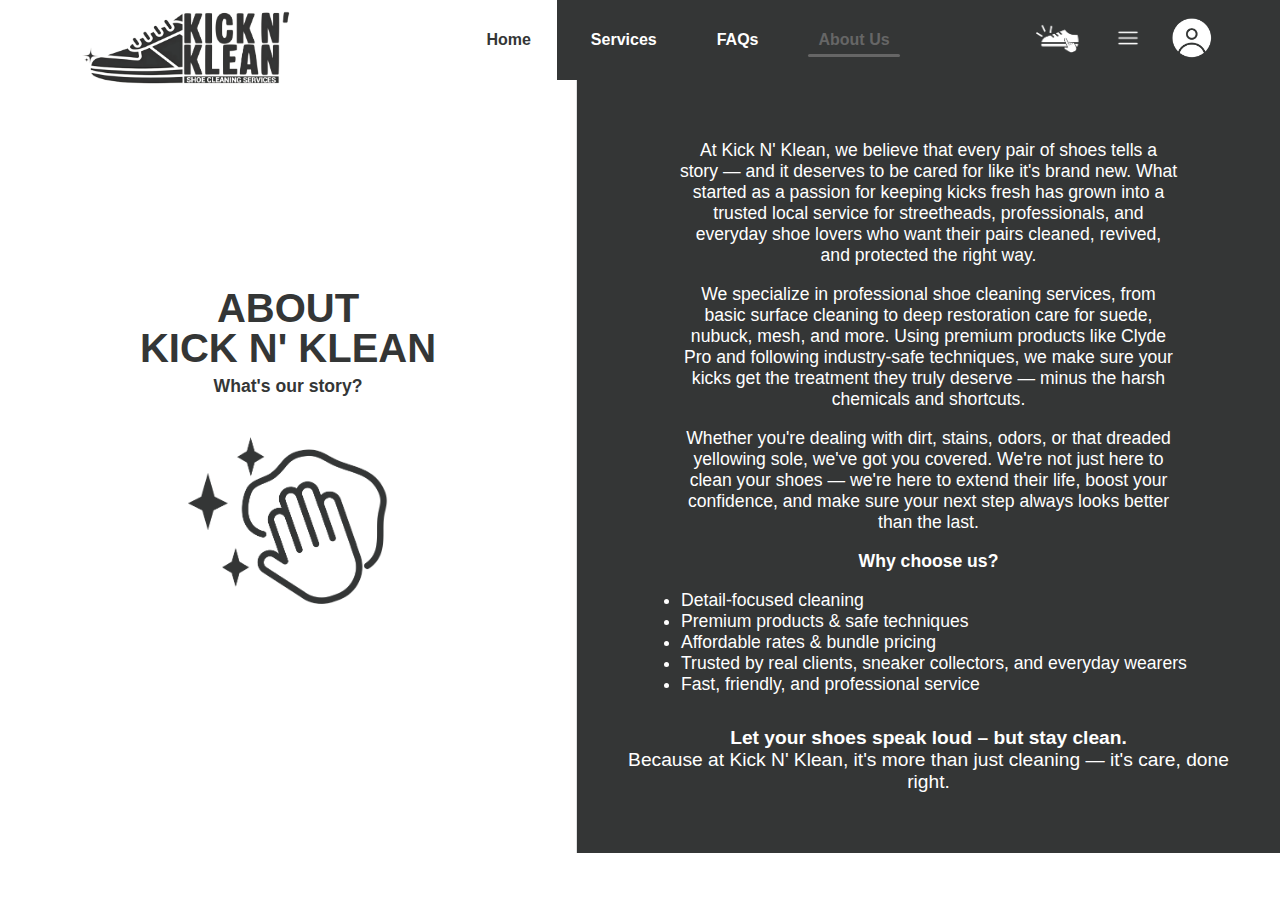
<file: about.html>
<!DOCTYPE html>
<html lang="en">
<head>
  <meta charset="UTF-8" />
  <meta name="viewport" content="width=device-width, initial-scale=1.0" />
  <title>About Us | Kick N' Klean</title>
  <link rel="stylesheet" href="about.css" />
  <link rel="stylesheet" href="Main.css" />
</head>
<body>
  <header>
    <div class="logo">
      <img src="./images/Icon - Final.png" alt="Kick N' Klean Logo" />
    </div>
    <nav>
      <a href="Main.html" class="home-link">Home</a>
      <a href="Services.html" class="services-link">Services</a>
      <a href="faqs.html" class="faqs-link">FAQs</a>
      <a href="about.html" class="about-link active">About Us</a>
    </nav>
    <div class="header-icons">
      <a href="#" class="cart-icon"><img src="./images/cart.png" alt="Cart" /></a>
      <a href="#" class="menu-icon" id="menu-icon"><img src="./images/icon.png" alt="Menu" /></a>
      <a href="#" class="user-icon" id="user-icon"><img src="./images/user.png" alt="User" /></a>
      <span id="user-info" style="margin-left: 8px"></span>
    </div>
  </header>
  <div class="header-spacer"></div>
  <main class="about-main">
    <section class="about-left">
      <h1>ABOUT<br>KICK N' KLEAN</h1>
      <p>What's our story?</p>
      <img src="./images/about-us-icon.png" alt="About Us Icon" class="about-icon" />
    </section>
    <section class="about-right">
      <div class="about-desc">
        <p>At Kick N' Klean, we believe that every pair of shoes tells a story — and it deserves to be cared for like it's brand new. What started as a passion for keeping kicks fresh has grown into a trusted local service for streetheads, professionals, and everyday shoe lovers who want their pairs cleaned, revived, and protected the right way.</p>
        <p>We specialize in professional shoe cleaning services, from basic surface cleaning to deep restoration care for suede, nubuck, mesh, and more. Using premium products like Clyde Pro and following industry-safe techniques, we make sure your kicks get the treatment they truly deserve — minus the harsh chemicals and shortcuts.</p>
        <p>Whether you're dealing with dirt, stains, odors, or that dreaded yellowing sole, we've got you covered. We're not just here to clean your shoes — we're here to extend their life, boost your confidence, and make sure your next step always looks better than the last.</p>
        <p class="why-choose-us"><strong>Why choose us?</strong></p>
        <ul>
          <li>Detail-focused cleaning</li>
          <li>Premium products & safe techniques</li>
          <li>Affordable rates & bundle pricing</li>
          <li>Trusted by real clients, sneaker collectors, and everyday wearers</li>
          <li>Fast, friendly, and professional service</li>
        </ul>
        <div class="about-cta">
          <strong>Let your shoes speak loud – but stay clean.</strong><br>
          <span>Because at Kick N' Klean, it's more than just cleaning — it's care, done right.</span>
        </div>
      </div>
    </section>
  </main>
  </main>

  <!-- User Account Modal -->
  <div id="accountModal" class="modal-overlay" style="display: none">
    <div class="modal-content">
      <button class="modal-close" id="closeAccountModal" aria-label="Close">
        &times;
      </button>
      <h2 class="modal-title">Create account</h2>
      <p class="modal-subtitle">Sign up. Stay fresh. Repeat.</p>
      <button class="modal-btn google-btn" id="google-login-btn">
        <img src="images/google.jfif" alt="Google" class="modal-btn-icon" />
        Sign up with Google
      </button>
      <button class="modal-btn facebook-btn" id="facebook-login-btn">
        <img src="images/fb.png" alt="Facebook" class="modal-btn-icon" />
        Sign up with Facebook
      </button>
      <div class="modal-divider"><span>OR</span></div>
      <form class="modal-form">
        <label for="modal-email" class="modal-label">Email</label>
        <input
          type="email"
          id="modal-email"
          class="modal-input"
          placeholder="Email"
          required
        />
        <label for="modal-password" class="modal-label">Password</label>
        <div class="modal-password-wrapper">
          <input
            type="password"
            id="modal-password"
            class="modal-input"
            placeholder="Password"
            required
          />
          <button
            type="button"
            class="modal-password-toggle"
            tabindex="-1"
            aria-label="Show password"
          >
            &#128065;
          </button>
        </div>
        <button type="submit" class="modal-submit">Create Account</button>
      </form>
      <p class="modal-login-link">
        Already have an account? <a href="#" id="showLoginModal">Log in</a>
      </p>
    </div>
  </div>

  <!-- Login Modal -->
  <div id="loginModal" class="modal-overlay" style="display: none">
    <div class="modal-content login-modal-content">
      <button class="modal-close" id="closeLoginModal" aria-label="Close">
        &times;
      </button>
      <h2 class="modal-title">Log in</h2>
      <form class="modal-form">
        <label for="login-identifier" class="modal-label"
          >Username/Email</label
        >
        <input
          type="text"
          id="login-identifier"
          class="modal-input"
          placeholder="Username or Email"
          required
        />
        <label for="login-password" class="modal-label">Password</label>
        <div class="modal-password-wrapper">
          <input
            type="password"
            id="login-password"
            class="modal-input"
            placeholder="Password"
            required
          />
          <button
            type="button"
            class="modal-password-toggle"
            tabindex="-1"
            aria-label="Show password"
          >
            &#128065;
          </button>
        </div>
        <button type="submit" class="modal-submit">Enter</button>
      </form>
      <p class="modal-login-link">
        Don't have an account? <a href="#" id="showRegisterModal">Register</a>
      </p>
    </div>
  </div>

  <script src="config.js"></script>
  <script src="menu.js"></script>
  <script src="account.js"></script>
  <script>
    // About page fade-in on load
    window.addEventListener('DOMContentLoaded', function() {
      document.querySelectorAll('.about-desc > *').forEach((el, i) => {
        setTimeout(() => el.classList.add('fade-in'), 100 + i * 80);
      });
    });
    // Show username in header if logged in
    function showUserUIOnHeader() {
      const userInfo = document.getElementById('user-info');
      const token = localStorage.getItem('access');
      if (token) {
        fetch('http://127.0.0.1:8000/api/profile/', {
          headers: { 'Authorization': 'Bearer ' + token }
        })
        .then(res => res.json())
        .then(data => {
          userInfo.textContent = `Welcome, ${data.username}`;
        });
      } else {
        userInfo.textContent = '';
      }
    }
    showUserUIOnHeader();
  </script>
</body>
</html>
</file>
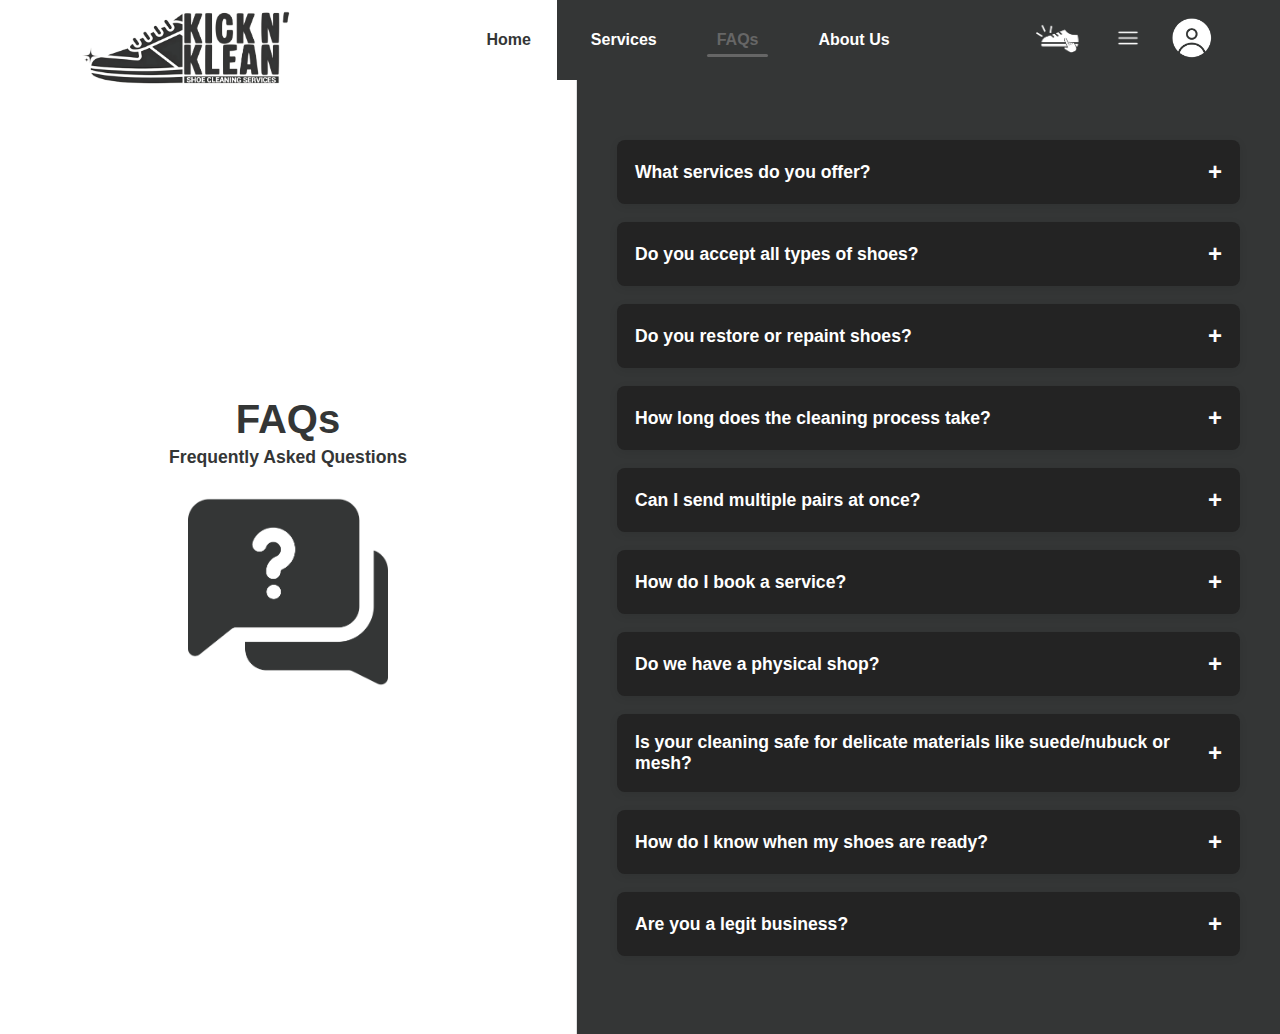
<file: faqs.html>
<!DOCTYPE html>
<html lang="en">
<head>
  <meta charset="UTF-8" />
  <meta name="viewport" content="width=device-width, initial-scale=1.0" />
  <title>FAQs | Kick N' Klean</title>
  <link rel="stylesheet" href="faqs.css" />
  <link rel="stylesheet" href="Main.css" />
</head>
<body>
  <header>
    <div class="logo">
      <img src="./images/Icon - Final.png" alt="Kick N' Klean Logo" />
    </div>
    <nav>
      <a href="Main.html" class="home-link">Home</a>
      <a href="Services.html" class="services-link">Services</a>
      <a href="faqs.html" class="faqs-link active">FAQs</a>
      <a href="about.html" class="about-link">About Us</a>
    </nav>
    <div class="header-icons">
      <a href="#" class="cart-icon"><img src="./images/cart.png" alt="Cart" /></a>
      <a href="#" class="menu-icon" id="menu-icon"><img src="./images/icon.png" alt="Menu" /></a>
      <a href="#" class="user-icon" id="user-icon"><img src="./images/user.png" alt="User" /></a>
      <span id="user-info" style="margin-left: 8px"></span>
    </div>
  </header>
  <div class="header-spacer"></div>
  <main class="faqs-main">
    <section class="faqs-left">
      <h1>FAQs</h1>
      <p>Frequently Asked Questions</p>
      <img src="./images/faqs-icon.png" alt="FAQs Icon" class="faqs-icon" />
    </section>
    <section class="faqs-right">
      <div class="faq-item">
        <div class="faq-question">What services do you offer? <span class="faq-toggle">+</span></div>
        <div class="faq-answer">We offer professional shoe cleaning, restoration, and care for various materials.</div>
      </div>
      <div class="faq-item">
        <div class="faq-question">Do you accept all types of shoes? <span class="faq-toggle">+</span></div>
        <div class="faq-answer">Yes, we accept most types of shoes including sneakers, leather, suede, and more.</div>
      </div>
      <div class="faq-item">
        <div class="faq-question">Do you restore or repaint shoes? <span class="faq-toggle">+</span></div>
        <div class="faq-answer">We offer restoration and repainting for select shoe types. Contact us for details.</div>
      </div>
      <div class="faq-item">
        <div class="faq-question">How long does the cleaning process take? <span class="faq-toggle">+</span></div>
        <div class="faq-answer">Cleaning usually takes 3-5 days depending on the service and shoe condition.</div>
      </div>
      <div class="faq-item">
        <div class="faq-question">Can I send multiple pairs at once? <span class="faq-toggle">+</span></div>
        <div class="faq-answer">Absolutely! You can send as many pairs as you like in one order.</div>
      </div>
      <div class="faq-item">
        <div class="faq-question">How do I book a service? <span class="faq-toggle">+</span></div>
        <div class="faq-answer">You can book a service through our website or by contacting us directly.</div>
      </div>
      <div class="faq-item">
        <div class="faq-question">Do we have a physical shop? <span class="faq-toggle">+</span></div>
        <div class="faq-answer">Yes, visit our contact page for our shop location and hours.</div>
      </div>
      <div class="faq-item">
        <div class="faq-question">Is your cleaning safe for delicate materials like suede/nubuck or mesh? <span class="faq-toggle">+</span></div>
        <div class="faq-answer">Yes, we use safe and specialized techniques for delicate materials.</div>
      </div>
      <div class="faq-item">
        <div class="faq-question">How do I know when my shoes are ready? <span class="faq-toggle">+</span></div>
        <div class="faq-answer">We will notify you via your preferred contact method when your shoes are ready.</div>
      </div>
      <div class="faq-item">
        <div class="faq-question">Are you a legit business? <span class="faq-toggle">+</span></div>
        <div class="faq-answer">Yes, we are a registered and trusted local business.</div>
      </div>
    </section>
  </main>
  <script src="menu.js"></script>
  <script src="account.js"></script>
  <script>
    // FAQ toggle logic
    document.querySelectorAll('.faq-question').forEach(q => {
      q.addEventListener('click', function() {
        const answer = this.nextElementSibling;
        answer.style.display = answer.style.display === 'block' ? 'none' : 'block';
        this.querySelector('.faq-toggle').textContent = answer.style.display === 'block' ? '-' : '+';
      });
    });
    // Show username in header if logged in
    function showUserUIOnHeader() {
      const userInfo = document.getElementById('user-info');
      const token = localStorage.getItem('access');
      if (token) {
        fetch('http://127.0.0.1:8000/api/profile/', {
          headers: { 'Authorization': 'Bearer ' + token }
        })
        .then(res => res.json())
        .then(data => {
          userInfo.textContent = `Welcome, ${data.username}`;
        });
      } else {
        userInfo.textContent = '';
      }
    }
    showUserUIOnHeader();
    // User icon click
    document.getElementById('user-icon').addEventListener('click', function(e) {
      e.preventDefault();
      const token = localStorage.getItem('access');
      if (token) {
        window.location.href = 'profile.html';
      } else {
        document.getElementById('accountModal').style.display = 'flex';
        document.body.classList.add('modal-blur');
        document.documentElement.classList.add('modal-blur');
      }
    });
    // Menu icon click
    document.getElementById('menu-icon').addEventListener('click', function(e) {
      e.preventDefault();
      document.getElementById('sideMenu').classList.toggle('open');
      document.getElementById('sideMenuOverlay').classList.toggle('open');
    });
  </script>
</body>
</html>
</file>
<file: about.css>
body {
  background: #fff;
  margin: 0;
  font-family: 'Poppins', sans-serif;
}
.about-main {
  display: flex;
  align-items: stretch;
}
.about-left {
  flex: none;
  width: 45%;
  max-width: 587px;
  background: #fff;
  display: flex;
  flex-direction: column;
  align-items: center;
  justify-content: center;
  padding: 40px 0;
  border-right: 1px solid #e0e0e0;
}
.about-icon {
  width: 200px;
  margin-bottom: 24px;
}
.about-left h1 {
  font-size: 2.5rem;
  font-weight: 800;
  margin: 0 0 8px 0;
  color: #343636;
  text-align: center;
}
.about-left p {
  font-size: 1.1rem;
  color: #343636;
  font-weight: 600;
  margin: 0 0 24px 0;
  text-align: center;
}
.about-right {
  flex: 2;
  background: #343636;
  color: #fff;
  padding: 60px 40px;
  display: flex;
  flex-direction: column;
  justify-content: flex-start;
}
.about-desc {
  max-width: 700px;
  margin: 0 auto;
}
.about-desc p {
  font-size: 1.1rem;
  color: #fff;
  margin-bottom: 18px;
  font-weight: 400;
}
.about-desc ul {
  margin: 18px 0 24px 24px;
  color: #fff;
  font-size: 1.1rem;
}
.about-cta {
  font-size: 1.2rem;
  color: #fff;
  margin-top: 32px;
  text-align: center;
}
nav a.about-link.active::after {
  content: '';
  display: block;
  width: 100%;
  height: 3px;
  background: #666666;
  border-radius: 2px;
  position: absolute;
  left: 0;
  bottom: -8px;
}
</file>
<file: Main.css>
body, html {
    margin: 0;
    font-family: 'Poppins', sans-serif;
    min-height: 100vh;
    overflow-y: auto;
    padding-bottom: 0;
}
body.modal-blur, html.modal-blur {
    overflow-y: hidden !important;
}

/* Apply blur only to specific elements, not modals */
.modal-blur > header,
.modal-blur > main,
.modal-blur > section,
.modal-blur > footer,
.modal-blur > div:not(.modal-overlay) {
    filter: blur(6px) brightness(0.95);
    transition: filter 0.3s;
    pointer-events: none;
    user-select: none;
}

/* Ensure modals are never blurred and always clickable */
.modal-overlay,
.modal-overlay *,
.modal-content,
.modal-content *,
.modal-close,
.modal-btn,
.modal-input,
.modal-submit,
.modal-form,
.modal-title,
.modal-subtitle,
.modal-login-link {
    filter: none !important;
    pointer-events: auto !important;
}

.modal-overlay.modal-fade-in {
    animation: modalFadeIn 0.45s cubic-bezier(.77,0,.18,1);
    animation-fill-mode: forwards;
}
@keyframes modalFadeIn {
    from { opacity: 0; }
    to { opacity: 1; }
}
.modal-content.modal-fade-in, .login-modal-content.modal-fade-in {
    animation: modalContentFadeIn 0.5s cubic-bezier(.77,0,.18,1);
    animation-fill-mode: forwards;
}
@keyframes modalContentFadeIn {
    from { opacity: 0; transform: scale(0.97) translateY(20px); }
    to { opacity: 1; transform: scale(1) translateY(0); }
}
.header-icons a:focus, .user-icon:focus {
    outline: none !important;
    box-shadow: none !important;
}

header {
    display: flex;
    justify-content: space-between;
    align-items: center;
    padding: 20px 40px;
    background: linear-gradient(to right, #ffffff 43.5%, #343636 30%);
    position: fixed;
    top: 0;
    left: 0;
    z-index: 2000;
    height: 80px;
    width: 100%;
    box-sizing: border-box;
}

header.dimmed::after {
  content: '';
  position: absolute;
  top: 0;
  left: 0;
  width: 100%;
  height: 100%;
  background: rgba(0,0,0,0.35);
  pointer-events: none;
  z-index: 1;
}
header.dimmed {
  position: fixed;
  top: 0;
  z-index: 2000;
}

.logo {
    margin-bottom: 0;
    z-index: 1;
    display: flex;
    align-items: center;
}

.logo img {
  margin-top: 10px;
    height: 290px;
    width: 300px;
    max-width: 100%;
}



nav {
    display: flex;
    gap: 40px;
    font-weight: 600;
    margin-bottom: 0;
    position: static;
    left: unset;
    transform: unset;
}

nav a {
    text-decoration: none;
    color: #ffffff;
    transition: color 0.3s;
    padding: 0 10px;
}

nav a.home-link {
    color: #343636;
    position: relative;
}

nav a.home-link::after {
    content: '';
    display: block;
    width: 100%;
    height: 3px;
    background: #666666;
    border-radius: 2px;
    position: absolute;
    left: 0;
    bottom: -8px;
}

nav a.home-link:hover {
    color: #343636;
}

nav a:hover {
    color: #cccccc;
}

nav a.services-link {
    color: #ffffff;
    position: relative;
}

nav a.faqs-link {
    color: #ffffff;
    position: relative;
}

nav a.about-link {
    color: #ffffff;
    position: relative;
}

nav a.services-link::after {
    content: '';
    display: block;
    width: 100%;
    height: 3px;
    background: #fff;
    border-radius: 2px;
    position: absolute;
    left: 0;
    bottom: -8px;
}

nav a.active {
    color: #666666;
    position: relative;
}
nav a.active::after {
    content: '';
    display: block;
    width: 100%;
    height: 3px;
    background: #666666;
    border-radius: 2px;
    position: absolute;
    left: 0;
    bottom: -8px;
}
/* Remove default underline for home-link and services-link */
nav a.home-link::after,
nav a.services-link::after {
    content: none;
}
/* Only underline the active link, with consistent color */
nav a.home-link.active::after,
nav a.services-link.active::after {
    content: '';
    display: block;
    width: 100%;
    height: 3px;
    background: #666666;
    border-radius: 2px;
    position: absolute;
    left: 0;
    bottom: -8px;
}

.main-content {
    display: flex;
    min-height: 100vh;
    width: 100%;
}

.left-section {
    background-color: #ffffff;
    width: 45.4%;
    padding: 20px 40px;
    display: flex;
    flex-direction: column;
    justify-content: flex-start;
    align-items: center;
    box-sizing: border-box;
    border-bottom: 1px solid #bababa;
}

.right-section {
    background-color: #343636 !important;
    width: 59.2%;
    display: flex;
    justify-content: flex-start;
    align-items: flex-end;
    padding: 0;
    position: relative;
    overflow: hidden;
    border-bottom: 1px solid #bababa;
}

.new-section {
    background-color: #ffffff;
    width: 100%;
    height: 450px;
    padding: 40px;
    box-sizing: border-box;
    border-bottom: 1px solid #bababa;
}

.new-section h1 {
    font-size: 32px;
    font-weight: 800;
    margin-top: 20px;
    margin-bottom: 0;
    color: #343636;
    text-shadow: 3px 3px 6px rgba(0, 0, 0, 0.2);
}

.new-section p {
    font-size: 16px;
    margin-bottom: 0;
    color: #343636;
}

h1 {
    color: #343636;
    font-size: clamp(32px, 5vw, 48px);
    font-weight: 900;
    margin-bottom: 10px;
    margin-top: 100px;
    text-align: center;
    line-height: 1;
}

p {
    color: #343636;
    font-size: clamp(14px, 2vw, 16px);
    margin-bottom: 100px;
    margin-top: 0;
    text-align: center;
    font-weight: 600;
    display: block;
    width: 80%;
    margin-left: auto;
    margin-right: auto;
}

.btn {
    background-color: #343636;
    color: #fff;
    padding: 15px 25px;
    border: none;
    margin-bottom: 15px;
    font-weight: 800;
    cursor: pointer;
    transition: all 0.3s;
    width: 190px;
    text-align: center;
    box-shadow: 0 8px 15px rgba(0, 0, 0, 0.2);
}

.btn:hover {
    background-color: #555;
    box-shadow: 0 16px 20px rgba(0, 0, 0, 0.3);
    transform: translateY(-2px);
}

.socials {
    display: flex;
    gap: -40px;
    margin-top: 40px;
}

.socials a {
    text-decoration: none;
    transition: transform 0.3s;
}

.socials a:hover {
    transform: scale(1.1);
}

.socials img {
  margin-top: 150px;
    width: 96px;
    height: 96px;
    object-fit: contain;
}

.placeholder-image {
    width: 100%;
    height: 100%;
    display: flex;
    justify-content: center;
    align-items: center;
    transition: transform 0.5s ease;
}

.placeholder-image img {
    object-fit: contain;
    width: 1100px;
    height: 1100px;
    transform: translateY(0);
    transition: transform 0.5s ease;
}

.placeholder-image img:hover {
    animation: float 2s ease-in-out infinite;
}

@keyframes float {
  0%   { transform: translateY(0); }
  25%  { transform: translateY(-5%); }
  50%  { transform: translateY(0); }
  75%  { transform: translateY(5%); }
  100% { transform: translateY(0); }
}

.header-icons {
    display: flex;
    gap: 20px;
    align-items: center;
    margin-left: 0;
    padding-right: 0;
}

.header-icons a {
    text-decoration: none;
    transition: transform 0.3s;
}

.header-icons a:hover {
    transform: scale(1.1);
}

.header-icons img {
    width: 48px;
    height: 48px;
    object-fit: contain;
}

.header-icons .user-icon img {
  width: 40px;
  height: 40px;
  object-fit: contain;
}

/* Cart Badge Styling */
.cart-badge {
  position: absolute;
  top: -8px;
  right: -8px;
  background: #fff;
  color: #000;
  border: 2px solid #232323;
  border-radius: 50%;
  width: 20px;
  height: 20px;
  display: flex;
  align-items: center;
  justify-content: center;
  font-size: 0.75rem;
  font-weight: 700;
  font-family: 'Poppins', sans-serif;
  box-shadow: 0 2px 8px rgba(0, 0, 0, 0.15);
  z-index: 10;
  transition: all 0.2s ease;
  line-height: 1;
  text-align: center;
  padding: 0;
  margin: 0;
  box-sizing: border-box;
}

.cart-badge-animate {
  animation: cartBadgePulse 0.3s ease-in-out;
}

@keyframes cartBadgePulse {
  0% { transform: scale(1); }
  50% { transform: scale(1.2); }
  100% { transform: scale(1); }
}

/* Ensure cart icon has relative positioning for badge */
.cart-icon {
  position: relative;
  display: inline-block;
}

.materials-container {
    display: flex;
    justify-content: space-between;
    padding: 0 40px;
    gap: 20px;
    margin-top: 30px;
}

.material-box {
    display: flex;
    flex-direction: column;
    align-items: center;
    gap: 6px;
    min-width: 140px;
    text-align: center;
}

.material-image {
    width: 130px;
    height: 130px;
    border-radius: 12px;
    background-color: #343636;
    border: 1px solid #bababa;
    box-shadow: 0 12px 24px rgba(0, 0, 0, 0.35);
    overflow: hidden;
    display: flex;
    align-items: center;
    justify-content: center;
    transition: transform 0.3s ease, box-shadow 0.3s ease;
}

.material-image img {
    width: 200px;
    height: 250px;
    object-fit: contain;
}

.material-box:hover .material-image {
    transform: scale(1.1);
    box-shadow: 0 16px 32px rgba(0, 0, 0, 0.4);
}

.material-box p {
    font-size: 14px;
    color: #343636;
    font-weight: 600;
    margin: 0;
    white-space: nowrap;
    width: 100%;
}

/* Main Services Section */
.main-services-section {
  width: 100%;
  display: flex;
  flex-direction: column;
  align-items: center;
  margin-top: 0;
  margin-bottom: 0;
}

.main-services-header {
  font-size: 3rem;
  font-weight: 900;
  color: #343636;
  margin-bottom: 60px;
  margin-top: 75px;
  text-align: center;
}

.main-services-boxes {
  display: flex;
  justify-content: center;
  align-items: flex-start;
  gap: 60px;
  width: 100%;
  max-width: 1400px;
  margin: 0 auto;
}

.service-box {
  display: flex;
  flex-direction: column;
  align-items: center;
  background: #343636;
  border-radius: 40px;
  box-shadow: 0 8px 32px rgba(52, 54, 54, 0.15);
  padding: 0;
  min-width: 320px;
  min-height: 340px;
  max-width: 400px;
  width: 100%;
  margin-bottom: 30px;
  overflow: hidden;
  transition: transform 0.4s cubic-bezier(.77,0,.18,1), box-shadow 0.4s cubic-bezier(.77,0,.18,1);
}

.service-box:hover {
  transform: scale(1.08);
  box-shadow: 0 16px 48px rgba(0,0,0,0.22);
}

.service-box-content {
  width: 180px;
  height: 180px;
  background: #343636;
  border-radius: 30px;
  margin-bottom: 30px;
}

.service-img {
  width: 100%;
  height: 100%;
  object-fit: cover;
  border-radius: 40px;
  box-shadow: 0 4px 16px rgba(0,0,0,0.10);
  display: block;
  margin: 0;
  transition: box-shadow 0.4s cubic-bezier(.77,0,.18,1), opacity 0.9s cubic-bezier(.77,0,.18,1);
  opacity: 0;
}

.service-img.fade-in {
  opacity: 1;
}

.service-img:hover {
  transform: scale(1.08);
  box-shadow: 0 8px 32px rgba(0,0,0,0.18);
}

.main-services-descriptions {
  display: grid;
  grid-template-columns: repeat(3, 1fr);
  justify-items: center;
  align-items: start;
  gap: 60px;
  margin-top: 30px;
  width: 100%;
  max-width: 1400px;
  margin-left: auto;
  margin-right: auto;
}

.main-services-descriptions .service-placeholder {
  font-size: 1.3rem;
  color: #343636;
  margin: 0 auto;
  text-align: center;
  font-weight: 600;
  width: 100%;
  max-width: 400px;
}

.choose-care-note {
  font-size: 1.1rem;
  color: #343636;
  text-align: center;
  font-weight: 700;
  margin-top: 100px;
  margin-bottom: 0;
  display: flex;
  align-items: center;
  justify-content: center;
  gap: 10px;
}

.choose-care-note::before,
.choose-care-note::after {
  content: '\2022';
  font-size: 1.5rem;
  color: #343636;
  margin: 0 10px;
}

@media (max-width: 1100px) {
  .main-services-boxes {
    flex-direction: column;
    align-items: center;
    gap: 40px;
  }
  .service-box {
    min-width: 260px;
    max-width: 90vw;
  }
  .main-services-descriptions {
    grid-template-columns: 1fr;
    gap: 30px;
  }
  header {
    flex-direction: column;
    height: auto;
    padding: 20px 10px;
  }
  nav {
    margin-top: 10px;
    margin-bottom: 10px;
    flex-wrap: wrap;
    justify-content: center;
  }
  .header-icons {
    margin-top: 10px;
  }
}

.main-services-bottom-spacer {
  border: none;
  border-bottom: 1px solid #bababa;
  width: 100%;
  max-width: 100%;
  margin: 50px auto 0 auto;
  height: 0;
  background: transparent;
}

.care-guides-section {
  width: 100%;
  margin: 0 auto;
  padding: 60px 0 40px 0;
  background: #fff;
  display: flex;
  flex-direction: column;
  align-items: center;
}

.care-guides-header {
  font-size: 2.8rem;
  font-weight: 700;
  color: #232323;
  text-align: center;
  margin-bottom: 18px;
  margin-top: 0;
  letter-spacing: 1px;
}

.care-guides-subtitle {
  font-size: 1.2rem;
  color: #232323;
  text-align: center;
  margin-bottom: 48px;
  margin-top: 0;
}

.care-guides-cards {
  display: flex;
  justify-content: center;
  align-items: flex-start;
  gap: 60px;
  width: 100%;
  max-width: 1400px;
}

.care-guide-card {
  background: #fff;
  border-radius: 8px;
  box-shadow: 0 4px 16px rgba(0,0,0,0.12);
  display: flex;
  flex-direction: column;
  align-items: center;
  width: 410px;
  min-height: 500px;
  padding: 0 0 38px 0;
  transition: box-shadow 0.2s;
}

.care-guide-card:hover {
  box-shadow: 0 8px 32px rgba(0,0,0,0.18);
}

.care-guide-img {
  width: 100%;
  height: 260px;
  object-fit: cover;
  border-radius: 8px 8px 0 0;
  box-shadow: 0 2px 8px rgba(0,0,0,0.08);
}

.care-guide-title {
  font-size: 1.35rem;
  font-weight: 800;
  color: #232323;
  text-align: center;
  margin: 28px 0 18px 0;
  line-height: 1.2;
}

.care-guide-link {
  color: #232323;
  font-size: 1.1rem;
  text-decoration: underline;
  text-align: center;
  margin-top: auto;
  font-weight: 500;
  transition: color 0.2s;
}

.care-guide-link:hover {
  color: #343636;
}

@media (max-width: 1100px) {
  .care-guides-cards {
    flex-direction: column;
    align-items: center;
    gap: 40px;
  }
  .care-guide-card {
    width: 90vw;
    min-width: unset;
  }
}

.footer-section {
  width: 100%;
  background: #393b3a;
  padding: 12px 0 0 0;
  color: #fff;
  border-top: 1px solid #444;
  font-family: 'Poppins', sans-serif;
}

.footer-main {
  display: flex;
  justify-content: space-between;
  align-items: flex-start;
  max-width: 1400px;
  margin: 0 auto;
  padding: 0 40px 0 24px;
  gap: 40px;
}

.footer-col {
  display: flex;
  flex-direction: column;
  flex: 1 1 0;
}

.footer-col-left {
  align-items: flex-start;
}

.footer-logo-menu-row {
  display: flex;
  flex-direction: row;
  align-items: flex-start;
  gap: 24px;
  margin-bottom: 10px;
}

.footer-logo {
  display: block;
  max-width: 280px;
  max-height: 440px;
  width: 100%;
  height: auto;
  margin-bottom: 0;
  object-fit: contain;
  margin-top: -35px;
}

.footer-menu {
  margin-top: 60px;
  display: flex;
  flex-direction: column;
  align-items: flex-start;
}

.footer-socials {
  display: flex;
  justify-content: flex-start;
  align-items: center;
  gap: 12px;
  margin-bottom: 14px;
  margin-top: -65px;
  margin-left: 51px;
}

.footer-socials img {
  width: 35px;
  height: 35px;
  object-fit: contain;
  background: none;
  border-radius: 0;
  padding: 0;
  transition: transform 0.2s;
}

.footer-socials a:hover img {
  transform: scale(1.12);
}

.footer-menu-title {
  font-weight: 700;
  font-size: 1.1rem;
  margin-bottom: 4px;
  letter-spacing: 0.5px;
}

.footer-menu-link {
  display: block;
  color: #fff;
  font-size: 1rem;
  font-weight: 500;
  text-decoration: none;
  margin-bottom: 0;
  letter-spacing: 0.5px;
  transition: color 0.2s;
}

.footer-menu-link:hover {
  color: #bdbdbd;
}

.footer-col-center {
  align-items: flex-start;
  max-width: 400px;
  margin-top: 60px;
}

.footer-news-title {
  font-weight: 700;
  font-size: 1.1rem;
  margin-bottom: 4px;
  letter-spacing: 0.5px;
  margin-top: 0;
}

.footer-news-desc {
  font-size: 1rem;
  margin-bottom: 8px;
  color: #e0e0e0;
  font-weight: 400;
}

.footer-news-form {
  display: flex;
  align-items: center;
  width: 100%;
  background: transparent;
  border: 1.5px solid #e0e0e0;
  border-radius: 2px;
  padding: 0 0 0 0;
  height: 36px;
}

.footer-news-icon {
  display: flex;
  align-items: center;
  justify-content: center;
  height: 36px;
  padding: 0 12px 0 0;
}

.footer-news-icon img {
  width: 44px;
  height: 44px;
  object-fit: contain;
  background: none;
  border-radius: 0;
  padding: 0;
  filter: invert(1);
  margin-top: -4px;
  margin-bottom: -4px;
}

.footer-news-form input[type="email"] {
  flex: 1;
  height: 36px;
  border: none;
  outline: none;
  background: transparent;
  color: #fff;
  font-size: 1rem;
  font-family: 'Poppins', sans-serif;
  padding: 0 10px 0 0;
  line-height: 36px;
}

.footer-news-form input[type="email"]::placeholder {
  color: #e0e0e0;
  opacity: 1;
}

.footer-col-right {
  align-items: flex-start;
  max-width: 340px;
  margin-top: 60px;
}

.footer-contact-title {
  font-weight: 700;
  font-size: 1.1rem;
  margin-bottom: 4px;
  letter-spacing: 0.5px;
  margin-top: 0;
}

.footer-contact-desc {
  font-size: 1rem;
  color: #e0e0e0;
  font-weight: 400;
  white-space: normal;
  word-break: normal;
}

.footer-contact-email {
  font-weight: 700;
  color: #fff;
  white-space: nowrap;
  overflow-wrap: normal;
  max-width: 100%;
}

.footer-copy {
  width: 100%;
  text-align: center;
  color: #e0e0e0;
  font-size: 1rem;
  margin: 18px 0 0 0;
  padding-bottom: 8px;
  letter-spacing: 1px;
}

@media (max-width: 1100px) {
  .footer-main {
    flex-direction: column;
    align-items: center;
    gap: 40px;
    padding: 0 10vw;
  }
  .footer-col {
    width: 100%;
    max-width: 100%;
    align-items: center !important;
    text-align: center;
  }
  .footer-col-left, .footer-col-center, .footer-col-right {
    max-width: 100%;
    min-width: unset;
  }
  .footer-menu, .footer-news-form, .footer-contact-desc {
    justify-content: center;
  }
  .footer-logo-menu-row {
    flex-direction: column;
    align-items: center;
    gap: 10px;
    margin-bottom: 18px;
  }
  .footer-menu {
    align-items: center;
  }
}

.side-menu-overlay {
  position: fixed;
  top: 0;
  left: 0;
  width: 100vw;
  height: 100vh;
  background: rgba(0,0,0,0.35);
  opacity: 0;
  pointer-events: none;
  z-index: 1001;
  transition: opacity 0.3s;
}

.side-menu-overlay.open {
  opacity: 1;
  pointer-events: auto;
}

.side-menu {
  position: fixed;
  top: 0;
  right: 0;
  left: auto;
  width: 340px;
  max-width: 90vw;
  height: 100vh;
  background: rgba(57, 59, 58, 0.7);
  box-shadow: -2px 0 16px rgba(0,0,0,0.18);
  box-sizing: border-box;
  transform: translateX(100%);
  transition: transform 0.35s cubic-bezier(.77,0,.18,1), opacity 0.35s cubic-bezier(.77,0,.18,1);
  z-index: 1002;
  display: flex;
  flex-direction: column;
  padding: 36px 32px 24px 32px;
  padding-left: 36px;
  opacity: 0;
  pointer-events: none;
}

.side-menu.open {
  transform: translateX(0);
  opacity: 1;
  pointer-events: auto;
}

.side-menu-close {
  background: none;
  border: none;
  color: #fff;
  font-size: 2.2rem;
  position: absolute;
  top: 18px;
  right: 24px;
  cursor: pointer;
  z-index: 1003;
  transition: color 0.2s;
}
.side-menu-close:hover {
  color: #bdbdbd;
}

.side-menu-list {
  position: fixed;
  top: 80px;
  left: auto;
  right: 0;
  width: 340px;
  max-width: 90vw;
  background: transparent;
  list-style: none;
  padding: 0;
  margin: 0;
  display: flex;
  flex-direction: column;
}

.side-menu-list li:first-child .side-menu-divider {
  margin-top: 0;
}

.side-menu-list li {
  margin: 0;
  padding: 0;
}
.side-menu-list li:not(:last-child) {
  border-bottom: 1px solid #bababa;
  margin-bottom: 0;
}
.side-menu-list li a {
  color: #fff;
  font-size: 1.4rem;
  font-weight: 700;
  text-decoration: none;
  letter-spacing: 1px;
  transition: color 0.2s;
  display: block;
  padding: 18px 0 18px 0;
  text-align: center;
}
.side-menu-list li a:hover {
  color: #bdbdbd;
}

.side-menu-list .side-menu-divider {
  border: none;
  border-bottom: 1px solid #bababa;
  width: 80%;
  margin: 0 auto;
  height: 0;
  background: transparent;
}

.side-menu-divider {
  border: none;
  border-bottom: 1px solid #bababa;
  width: 80%;
  margin: 0 auto;
  height: 0;
  background: transparent;
}

@media (max-width: 600px) {
  .side-menu {
    width: 90vw;
    padding: 24px 12vw 18px 8vw;
  }
  .side-menu-list {
    gap: 24px;
  }
}

.side-menu-socials {
  display: flex;
  justify-content: center;
  align-items: center;
  margin-top: 420px;
  margin-bottom: 12px;
  position: static;
  padding-bottom: 0;
}
.side-menu-socials img {
  width: 30px;
  height: 36px;
  object-fit: contain;
  transition: transform 0.2s;
}
.side-menu-socials a:hover img {
  transform: scale(1.12);
}

.header-transparent {
  opacity: 0.92;
  transition: opacity 0.3s;
}

.modal-overlay {
  position: fixed;
  top: 0;
  left: 0;
  width: 100vw;
  height: 100vh;
  background: rgba(0,0,0,0.25);
  display: flex;
  align-items: center;
  justify-content: center;
  z-index: 9999;
}
.modal-content {
  background: #fff;
  border-radius: 16px;
  box-shadow: 0 8px 40px 0 rgba(0,0,0,0.35), 0 1.5px 8px 0 rgba(0,0,0,0.18);
  padding: 36px 32px 28px 32px;
  width: 100%;
  max-width: 600px;
  position: relative;
  display: flex;
  flex-direction: column;
  align-items: center;
}
.modal-close {
  position: absolute;
  top: 18px;
  right: 18px;
  background: none;
  border: none;
  font-size: 2rem;
  color: #888;
  cursor: pointer;
  transition: color 0.2s;
  z-index: 1;
}
.modal-close:hover {
  color: #232323;
}
.modal-title,
.modal-subtitle,
.modal-btn,
.modal-form {
  max-width: 340px;
  width: 100%;
  margin-left: auto;
  margin-right: auto;
}
.modal-title {
  font-size: 1.7rem;
  font-weight: 800;
  margin-bottom: 2px;
  color: #232323;
  text-align: center;
}
.modal-subtitle {
  font-size: 1rem;
  color: #bdbdbd;
  margin-bottom: 22px;
  text-align: center;
}
.modal-btn {
  width: 100%;
  min-width: 180px;
  max-width: 340px;
  padding: 10px 0;
  border: 1.5px solid #e0e0e0;
  border-radius: 8px;
  background: #fff;
  color: #232323;
  font-size: 1rem;
  font-weight: 600;
  margin-bottom: 12px;
  display: flex;
  align-items: center;
  justify-content: center;
  gap: 10px;
  cursor: pointer;
  transition: background 0.2s, border 0.2s;
}
.modal-btn:hover {
  background: #f5f5f5;
  border-color: #bababa;
}
.modal-btn-icon {
  width: 22px;
  height: 22px;
  object-fit: contain;
}
.google-btn {
  border-color: #e0e0e0;
}
.facebook-btn {
  border-color: #e0e0e0;
}
.modal-divider {
  width: 100%;
  text-align: center;
  border-bottom: 1.5px solid #e0e0e0;
  line-height: 0.1em;
  margin: 18px 0 18px 0;
  position: relative;
}
.modal-divider span {
  background: #fff;
  color: #bdbdbd;
  padding: 0 16px;
  font-size: 1rem;
  position: relative;
  top: 10px;
}
.modal-form {
  width: 100%;
  max-width: 340px;
  display: flex;
  flex-direction: column;
  gap: 8px;
  margin-bottom: 10px;
}
.modal-label {
  font-size: 0.95rem;
  color: #232323;
  font-weight: 600;
  margin-bottom: 2px;
}
.modal-input {
  width: 100% !important;
  max-width: 340px !important;
  box-sizing: border-box;
  padding: 10px 12px;
  border: 1.5px solid #e0e0e0;
  border-radius: 8px;
  font-size: 1rem;
  margin-bottom: 6px;
  background: #fafafa;
  color: #232323;
  font-family: inherit;
  outline: none;
  transition: border 0.2s;
}
.modal-input:focus {
  border-color: #343636;
}
.modal-password-wrapper {
  width: 100%;
  max-width: 340px;
  position: relative;
  display: flex;
  align-items: center;
}
.modal-password-toggle {
  position: absolute;
  right: 10px;
  top: 0;
  bottom: 0;
  background: none;
  border: none;
  font-size: 1.2rem;
  color: #bababa;
  cursor: pointer;
  padding: 0 4px;
  display: flex;
  align-items: center;
  justify-content: center;
}
.modal-submit {
  width: 100%;
  padding: 12px 0;
  background: #232323;
  color: #fff;
  border: none;
  border-radius: 8px;
  font-size: 1.1rem;
  font-weight: 700;
  margin-top: 8px;
  cursor: pointer;
  transition: background 0.2s;
}
.modal-submit:hover {
  background: #343636;
}
.modal-login-link {
  font-size: 1rem;
  color: #232323;
  text-align: center;
  margin-top: 10px;
}
.modal-login-link a {
  color: #232323;
  font-weight: 600;
  text-decoration: underline;
  transition: color 0.2s;
}
.modal-login-link a:hover {
  color: #343636;
}
@media (max-width: 500px) {
  .modal-content {
    max-width: 98vw;
    padding: 18px 4vw 18px 4vw;
  }
}

/* Laptop-specific modal sizing */
@media (min-width: 768px) and (max-width: 1366px) {
  .modal-content {
    max-width: 480px;
    padding: 28px 24px 20px 24px;
  }
  
  .login-modal-content {
    max-width: 280px;
    padding: 24px 20px 16px 20px;
  }
  
  .modal-title {
    font-size: 1.5rem;
    margin-bottom: 1px;
  }
  
  .modal-subtitle {
    font-size: 0.9rem;
    margin-bottom: 18px;
  }
  
  .modal-btn {
    padding: 8px 0;
    font-size: 0.9rem;
    margin-bottom: 10px;
  }
  
  .modal-btn-icon {
    width: 20px;
    height: 20px;
  }
  
  .modal-input {
    padding: 8px 10px;
    font-size: 0.9rem;
    margin-bottom: 4px;
  }
  
  .modal-label {
    font-size: 0.85rem;
  }
  
  .modal-submit {
    padding: 10px 0;
    font-size: 1rem;
  }
  
  .modal-login-link {
    font-size: 0.9rem;
  }
}

.fade-in {
  opacity: 1 !important;
  transform: none !important;
  transition: opacity 0.9s cubic-bezier(.77,0,.18,1), transform 0.9s cubic-bezier(.77,0,.18,1);
}
.material-image img,
/* .left-section p,
.left-section h1, */
.care-guide-img {
  opacity: 0;
  transform: translateY(30px);
  transition: opacity 0.9s cubic-bezier(.77,0,.18,1), transform 0.9s cubic-bezier(.77,0,.18,1);
}

.login-modal-content {
  max-width: 320px;
  min-width: 0;
  box-shadow: 0 8px 40px 0 rgba(0,0,0,0.35), 0 1.5px 8px 0 rgba(0,0,0,0.18);
}

/* Deck shuffle animation */
@keyframes deckShuffleIn {
  0% {
    opacity: 0;
    transform: translateY(40px) scale(0.95) rotate(-8deg);
  }
  60% {
    opacity: 1;
    transform: translateY(-10px) scale(1.03) rotate(2deg);
  }
  100% {
    opacity: 1;
    transform: translateY(0) scale(1) rotate(0);
  }
}
@keyframes deckShuffleOut {
  0% {
    opacity: 1;
    transform: translateY(0) scale(1) rotate(0);
  }
  100% {
    opacity: 0;
    transform: translateY(-40px) scale(0.95) rotate(8deg);
  }
}
.deck-shuffle-in {
  animation: deckShuffleIn 0.55s cubic-bezier(.77,0,.18,1);
}
.deck-shuffle-out {
  animation: deckShuffleOut 0.45s cubic-bezier(.77,0,.18,1);
}

#user-info {
  color: #fff;
  font-weight: 800;
  font-family: 'Poppins', sans-serif;
  font-size: 1rem;
  margin-left: 8px;
}

.header-spacer {
    height: 80px;
    width: 100%;
}

.header-spacer.hide-when-menu {
    display: none !important;
}

/* Profile page specific styles */
body.profile-page {
    overflow: hidden;
}

body.profile-page .main-content {
    height: calc(100vh - 80px);
    overflow: hidden;
}

body.profile-page .left-section {
    background-color: #ffffff;
    border-right: 1px solid #bababa;
}

body.profile-page .right-section {
    background-color: #343636;
    width: 100%;
    display: flex;
    align-items: center;
    justify-content: center;
}

body.profile-page .left-section ul {
    margin-top: 20px;
}

body.profile-page .left-section li {
    margin-bottom: 20px;
}

body.profile-page .left-section li:last-child {
    margin-bottom: 0;
}

/* Navigation colors for white background sections */
nav a {
    text-decoration: none;
    color: #666666;
    transition: color 0.3s;
    padding: 0 10px;
}

nav a:hover {
    color: #343636;
}

nav a.services-link {
    color: #ffffff;
    position: relative;
}

nav a.services-link::after {
    content: '';
    display: block;
    width: 100%;
    height: 3px;
    background: #666666;
    border-radius: 2px;
    position: absolute;
    left: 0;
    bottom: -8px;
}

nav a.services-link:hover {
    color: #343636;
}

nav a.services-link:hover::after {
    background: #343636;
}

body.profile-page nav a.home-link::after,
body.profile-page nav a.services-link::after {
    content: none !important;
}
body:not(.profile-page) nav a.home-link.active::after {
    content: '';
    display: block;
    width: 100%;
    height: 3px;
    background: #666666;
    border-radius: 2px;
    position: absolute;
    left: 0;
    bottom: -8px;
}
body:not(.profile-page) nav a.services-link::after {
    content: none !important;
}
body.services-page nav a.services-link.active::after {
    content: '' !important;
    display: block !important;
    width: 100% !important;
    height: 3px !important;
    background: #666666 !important;
    border-radius: 2px !important;
    position: absolute !important;
    left: 0 !important;
    bottom: -8px !important;
}
body.services-page nav a.home-link::after {
    content: none !important;
}
</file>
<file: faqs.css>
body {
  background: #fff;
  margin: 0;
  font-family: 'Poppins', sans-serif;
}
.faqs-main {
  display: flex;
  align-items: stretch;
}
.faqs-left {
  flex: none;
  width: 45%;
  max-width: 587px;
  background: #fff;
  display: flex;
  flex-direction: column;
  align-items: center;
  justify-content: center;
  padding: 40px 0;
  border-right: 1px solid #e0e0e0;
}
.faqs-icon {
  width: 200px;
  margin-bottom: 24px;
}
.faqs-left h1 {
  font-size: 2.5rem;
  font-weight: 800;
  margin: 0 0 8px 0;
  color: #343636;
}
.faqs-left p {
  font-size: 1.1rem;
  color: #343636;
  font-weight: 600;
  margin: 0 0 24px 0;
}
.faqs-right {
  flex: 2;
  background: #343636;
  color: #fff;
  padding: 60px 40px;
  display: flex;
  flex-direction: column;
  justify-content: flex-start;
  min-height: unset;
  height: auto;
  overflow: visible;
}
.faq-item {
  background: #232323;
  border-radius: 8px;
  margin-bottom: 18px;
  padding: 0 18px;
  box-shadow: 0 2px 8px rgba(0,0,0,0.08);
}
.faq-question {
  font-size: 1.1rem;
  font-weight: 600;
  padding: 18px 0;
  cursor: pointer;
  display: flex;
  justify-content: space-between;
  align-items: center;
}
.faq-toggle {
  font-size: 1.5rem;
  font-weight: 800;
  margin-left: 12px;
}
.faq-answer {
  display: none;
  font-size: 1rem;
  color: #fff;
  padding-bottom: 18px;
  border-top: 1px solid #444;
}
nav a.faqs-link.active::after {
  content: '';
  display: block;
  width: 100%;
  height: 3px;
  background: #666666;
  border-radius: 2px;
  position: absolute;
  left: 0;
  bottom: -8px;
}
</file>
